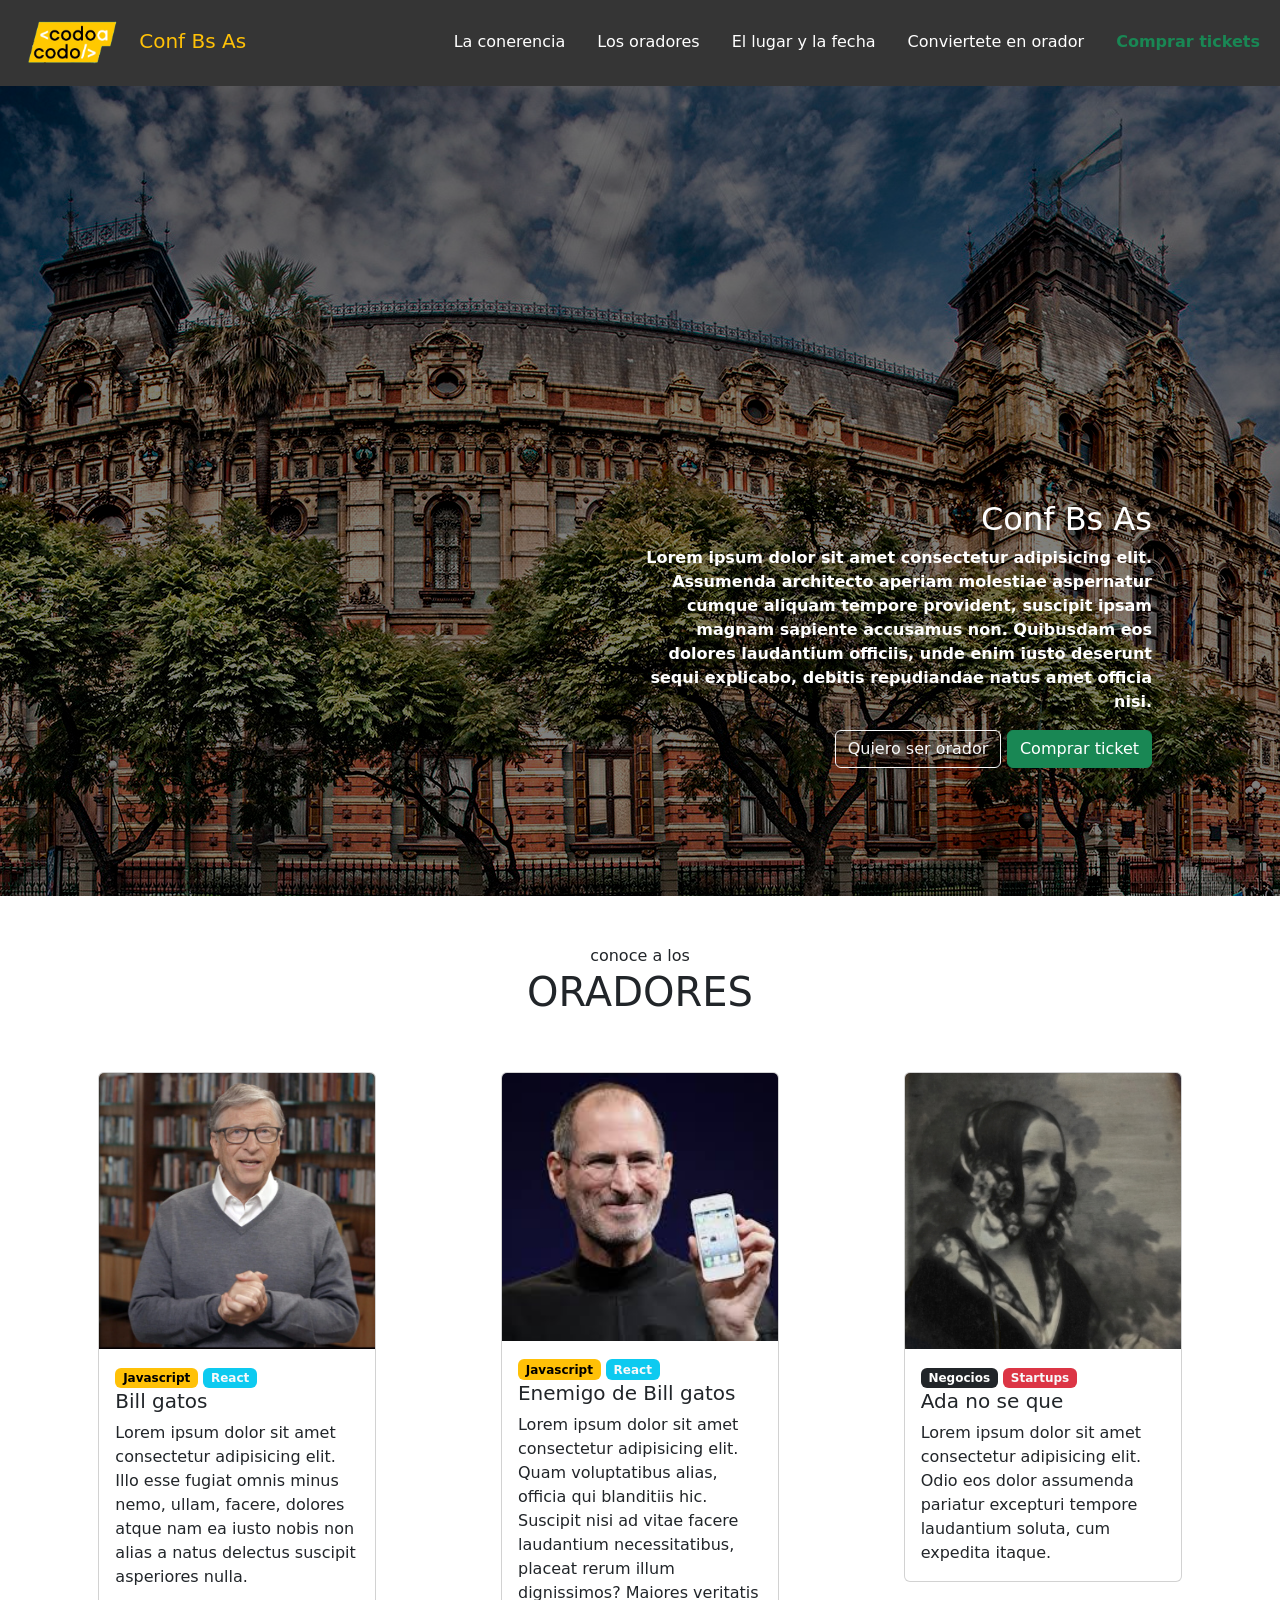
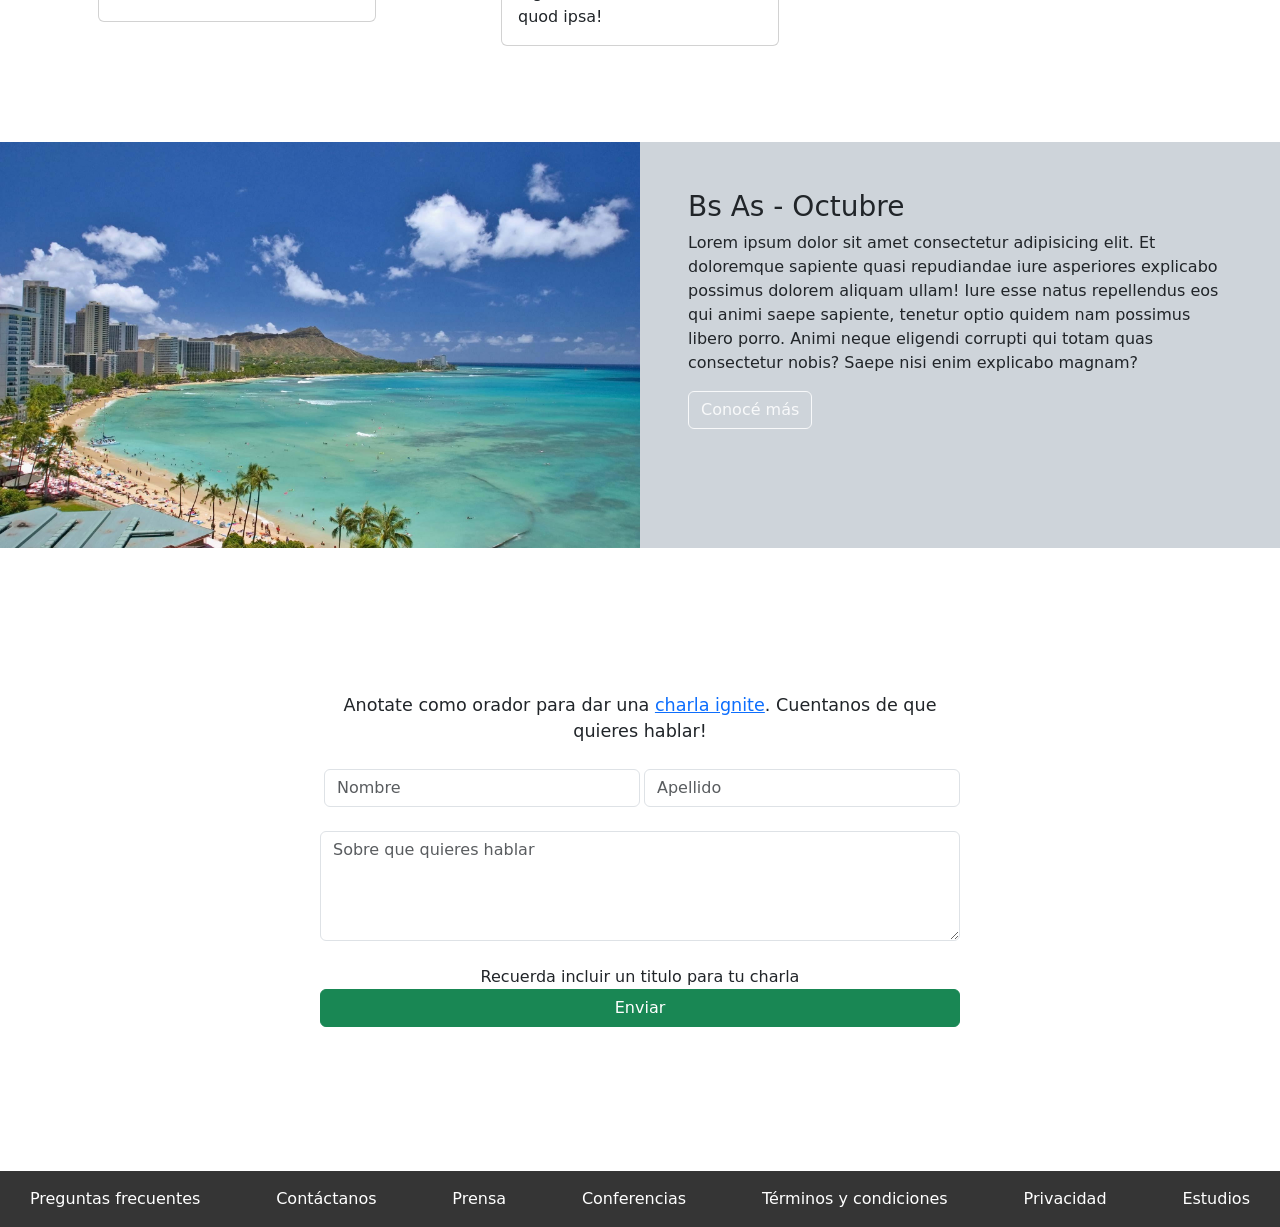
<file: src/main/webapp/index.html>
<!DOCTYPE html>
<html lang="en">

<head>
    <meta charset="UTF-8">
    <meta http-equiv="X-UA-Compatible" content="IE=edge">
    <meta name="viewport" content="width=device-width, initial-scale=1.0">
    <link rel="stylesheet" href="style.css">
    <link href="https://cdn.jsdelivr.net/npm/bootstrap@5.3.0-alpha3/dist/css/bootstrap.min.css" rel="stylesheet"
        integrity="sha384-KK94CHFLLe+nY2dmCWGMq91rCGa5gtU4mk92HdvYe+M/SXH301p5ILy+dN9+nJOZ" crossorigin="anonymous">
    <link rel="stylesheet" href="https://cdn.jsdelivr.net/npm/bootstrap-icons@1.10.5/font/bootstrap-icons.css">
    <link rel="shortcut icon" href="./assets/img/codoacodo.png" type="image/x-icon">
    <title>Bs As Conferencia</title>
</head>

<body>
    <nav class="navbar  navbar-expand-lg bg-color">
        <div class="container-fluid">
            <a class="nav-brand text-decoration-none text-warning">
                <img id="homeInterfaz" height="70" style="cursor: pointer;" src="./assets/img/codoacodo.png"
                    alt="codoacodo">
                <span class="fs-5">Conf Bs As</span>
            </a>
            <button class="navbar-toggler" type="button" data-bs-toggle="collapse" data-bs-target="#navbarNav"
                aria-controls="navbarNav" aria-expanded="false" aria-label="Toggle navigation">
                <span class="navbar-toggler-icon"></span>
            </button>
            <div class="collapse navbar-collapse justify-content-end" id="navbarNav">
                <ul class="navbar-nav nav-underline text-center">
                    <li class="nav-item">
                        <a class="nav-link text-white" aria-current="page" href="#">La conerencia</a>
                    </li>
                    <li class="nav-item">
                        <a class="nav-link text-white" href="#">Los oradores</a>
                    </li>
                    <li class="nav-item ">
                        <a class="nav-link text-white" href="#">El lugar y la fecha</a>
                    </li>
                    <li class="nav-item">
                        <a class="nav-link text-white" href="#">Conviertete en orador</a>
                    </li>
                    <li class="nav-item">
                        <a id="ticketInterfaz" class="nav-link text-success fw-bold" href="#">Comprar tickets</a>
                    </li>
                </ul>
            </div>
        </div>
    </nav>
    <header>
        <section class="header d-flex justify-content-center justify-content-lg-end align-items-end position-relative" >
            <div id="carouselExampleSlidesOnly" class="carousel carousel-dark slide opacity-50 w-100" style="height: 90vh"
            data-bs-ride="carousel">
            <div class="carousel-inner w-100 h-100">
                <div class="carousel-item active">
                    <img src="./assets/img/ba1.jpg" alt="catedra">
                </div>
                <div class="carousel-item">
                    <img src="./assets/img/ba2.jpg" alt="restaurante">
                </div>
                <div class="carousel-item">
                    <img src="./assets/img/ba3.jpg" alt="obelisco">
                </div>
            </div>
        </div>
        <div class="position-absolute header-card fw-bold">
            <h5 class="fs-2">Conf Bs As</h5>
            <p>Lorem ipsum dolor sit amet consectetur adipisicing elit. Assumenda architecto aperiam molestiae
                aspernatur cumque aliquam tempore provident, suscipit ipsam magnam sapiente accusamus non. Quibusdam eos
                dolores laudantium officiis, unde enim iusto deserunt sequi explicabo, debitis repudiandae natus amet
                officia nisi.</p>
            <div>
                <button type="button" class="btn btn-outline-light">Quiero ser orador</button>
                <button type="button" class="btn btn-success" onClick="interfazTicket()">Comprar ticket</button>
            </div>
        </div>
        </section>
    </header>
    <main>
        <article>
            <div class="article-cards d-flex flex-column align-items-center p-5">
                <div class="text-center">
                    conoce a los
                    <h3 class="fs-1">ORADORES</h3>
                </div>
                <div class="row row-cols-1 row-cols-sm-2 row-cols-lg-4 d-flex justify-content-around">
                    <div class="col-10 col-md-5 col-lg my-2 my-md-5">
                        <div class="card">
                            <img class="card-img-top" src="./assets/img/bill.jpg" alt="el maldito Bill Gatos">
                            <div class="card-body">
                                <span class="badge text-bg-warning">Javascript</span>
                                <span class="badge text-light text-bg-info">React</span>
                                <h5 class="card-title">Bill gatos</h5>
                                <p class="card-text">Lorem ipsum dolor sit amet consectetur adipisicing elit. Illo esse
                                    fugiat omnis minus nemo, ullam, facere, dolores atque nam ea iusto nobis non alias a
                                    natus delectus suscipit asperiores nulla.
                                    <p />
                            </div>
                        </div>
                    </div>
                    <div class="col-10 col-md-5 col-lg my-2 my-md-5">
                        <div class="card">
                            <img class="card-img-top" src="./assets/img/steve.jpg" alt="el maldito Bill Gatos">
                            <div class="card-body">
                                <span class="badge text-bg-warning">Javascript</span>
                                <span class="badge text-light text-bg-info">React</span>
                                <h5 class="card-title">Enemigo de Bill gatos</h5>
                                <p class="card-text">Lorem ipsum dolor sit amet consectetur adipisicing elit. Quam
                                    voluptatibus alias, officia qui blanditiis hic. Suscipit nisi ad vitae facere
                                    laudantium
                                    necessitatibus, placeat rerum illum dignissimos? Maiores veritatis quod ipsa!</p>
                            </div>
                        </div>
                    </div>
                    <div class="col-10 col-md-5 col-lg my-2 my-md-5">
                        <div class="card">
                            <img class="card-img-top" src="./assets/img/ada.jpeg" alt="el maldito Bill Gatos">
                            <div class="card-body">
                                <span class="badge text-bg-dark">Negocios</span>
                                <span class="badge text-light text-bg-danger">Startups</span>
                                <h5 class="card-title">Ada no se que</h5>
                                <p class="card-text">Lorem ipsum dolor sit amet consectetur adipisicing elit. Odio eos
                                    dolor
                                    assumenda pariatur excepturi tempore laudantium soluta, cum expedita itaque.</p>
                            </div>
                        </div>
                    </div>
                </div>
            </div>
        </article>
        <aside>
            <section class="d-flex flex-wrap">
                <img class="banner col-12 col-lg-6" src="./assets/img/honolulu.jpg" alt="hawai">
                <div class="container-fluid col-12 col-lg-6 p-2 p-md-4 p-lg-5 bg-dark-subtle banner">
                    <h5 class="fs-3">Bs As - Octubre</h5>
                    <p class="banner-content">Lorem ipsum dolor sit amet consectetur adipisicing elit. Et
                        doloremque sapiente quasi repudiandae
                        iure asperiores explicabo possimus dolorem aliquam ullam! Iure esse natus repellendus eos qui
                        animi saepe sapiente, tenetur optio quidem nam possimus libero porro. Animi neque eligendi
                        corrupti qui totam quas consectetur nobis? Saepe nisi enim explicabo magnam?</p>
                    <button class="btn btn-outline-light">Conocé más</button>
                </div>
            </section>
        </aside>
    </main>
    <footer class="d-flex flex-column justify-content-between">
        <article id="footerForm" class="h-100 my-5 py-5">
            <section class="d-flex my-5 flex-fill">
                <div class="col-0 col-md-3 "></div>
                <div class="col-12 col-md-6 px-2 px-sm-5 px-md-0 d-flex flex-column justify-content-center">
                    <legend class="text-center mb-4">Anotate como orador para dar una <a href="#">charla ignite</a>.
                        Cuentanos de que quieres
                        hablar!</legend>
                    <form class="d-flex flex-column gap-4 ">
                        <div class="row-cols-12 row-cols-md d-md-flex gap-1 px-md-1">
                            <div class="col-md-6 pb-1 pb-md-0">
                                <input type="text" placeholder="Nombre" class="form-control">
                            </div>
                            <div class="col-md-6 pt-1 pt-md-0">
                                <input type="text" placeholder="Apellido" class="form-control">
                            </div>
                        </div>
                        <div class="row-cols-12 row-cols-md">
                            <textarea class="form-control" rows="4" type="text"
                                placeholder="Sobre que quieres hablar"></textarea>
                        </div>
                        <div class="row-cols-12 row-cols-md text-center">
                            <label class="col-12 col-md" for="form-label">Recuerda incluir un titulo para tu
                                charla</label>
                            <button class="col-12 col-md btn btn-success">Enviar</button>
                        </div>
                    </form>
                </div>
                <div class="col-0 col-md-3"></div>
            </section>
        </article>
        <section class="container-fluid p-0 py-3 bg-color ">
            <ul class="links-info d-flex flex-wrap gap-3 justify-content-center justify-content-md-around m-0 p-0">
                <li><a href="#">Preguntas frecuentes</a></li>
                <li><a href="#">Contáctanos</a></li>
                <li><a href="#">Prensa</a></li>
                <li><a href="#">Conferencias</a></li>
                <li><a href="#">Términos y condiciones</a></li>
                <li><a href="#">Privacidad</a></li>
                <li><a href="#">Estudios</a></li>
            </ul>
        </section>
    </footer>
    <script src="https://cdn.jsdelivr.net/npm/bootstrap@5.3.0-alpha3/dist/js/bootstrap.bundle.min.js"
        integrity="sha384-ENjdO4Dr2bkBIFxQpeoTz1HIcje39Wm4jDKdf19U8gI4ddQ3GYNS7NTKfAdVQSZe"
        crossorigin="anonymous"></script>
        <script src="./js/services/ticketService.js"></script>
    <script src="./components/Form.js"></script>
    <script src="./components/CardInfo.js" ></script>
    <script src="./main.js"></script>
</body>

</html>
</file>
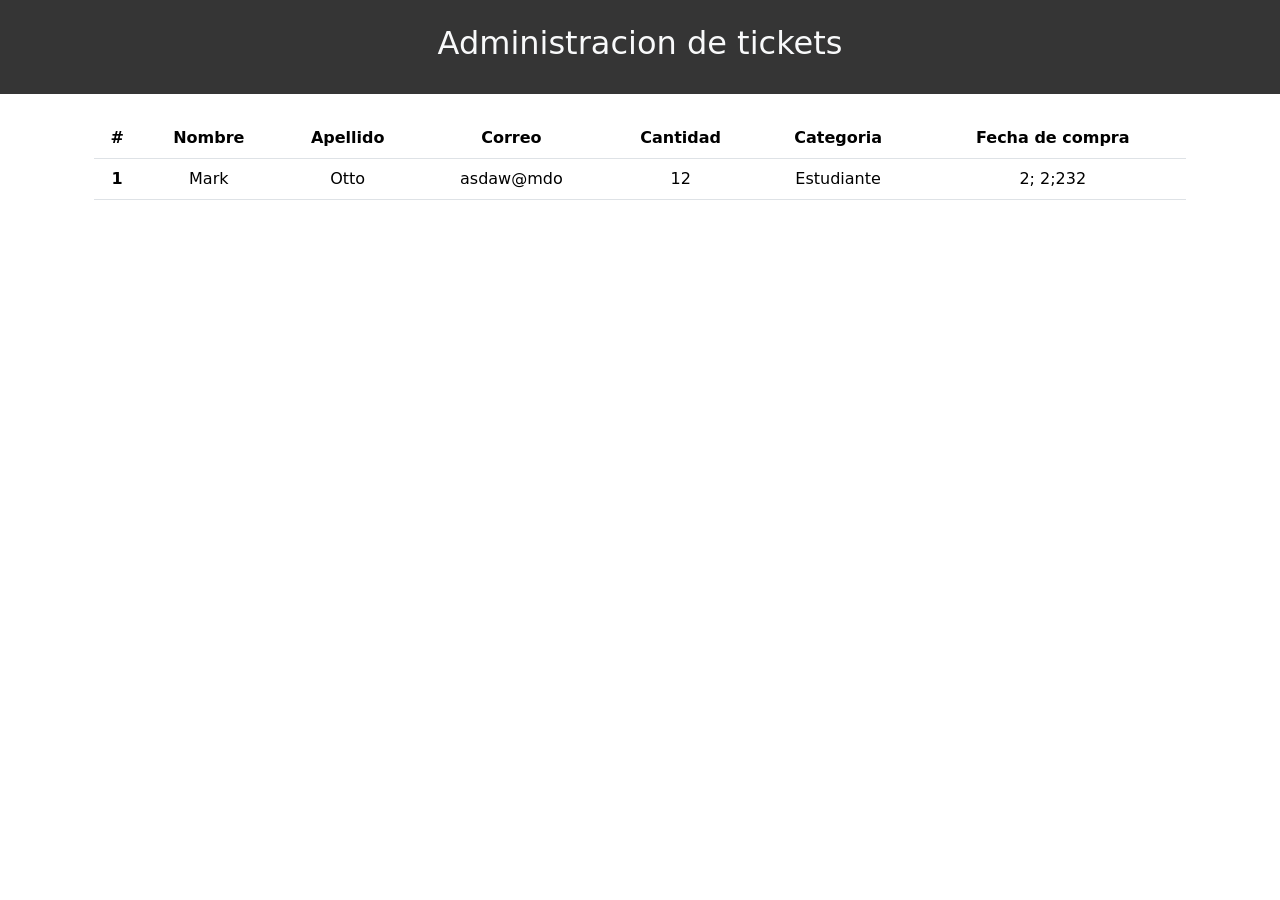
<file: src/main/webapp/views/ticket.html>
<!DOCTYPE html>
<html lang="en">

<head>
    <meta charset="UTF-8">
    <meta name="viewport" content="width=device-width, initial-scale=1.0">
    <link href="https://cdn.jsdelivr.net/npm/bootstrap@5.3.0-alpha3/dist/css/bootstrap.min.css" rel="stylesheet"
        integrity="sha384-KK94CHFLLe+nY2dmCWGMq91rCGa5gtU4mk92HdvYe+M/SXH301p5ILy+dN9+nJOZ" crossorigin="anonymous">
    <link rel="stylesheet" href="../style.css">
        <title>Document</title>
</head>

<body>
    <header>
        <article class="text-center p-4 bg-color ">
            <h2 class="text-light">Administracion de tickets</h2>
        </article>
    </header>
    <section>
        <article class="container-md p-4">
            <table class="table">
                <thead class="thead">
                    <tr class="text-center">
                        <th scope="col">#</th>
                        <th scope="col">Nombre</th>
                        <th scope="col">Apellido</th>
                        <th scope="col">Correo</th>
                        <th scope="col">Cantidad</th>
                        <th scope="col">Categoria</th>
                        <th scope="col">Fecha de compra</th>
                    </tr>
                </thead>
                <tbody>
                    <tr class="text-center">
                        <th scope="row">1</th>
                        <td>Mark</td>
                        <td>Otto</td>
                        <td>asdaw@mdo</td>
                        <td>12</td>
                        <td>Estudiante</td>
                        <td>2; 2;232</td>
                    </tr>
                </tbody>
            </table>
        </article>
    </section>


    <script src="https://cdn.jsdelivr.net/npm/bootstrap@5.3.0-alpha3/dist/js/bootstrap.bundle.min.js"
        integrity="sha384-ENjdO4Dr2bkBIFxQpeoTz1HIcje39Wm4jDKdf19U8gI4ddQ3GYNS7NTKfAdVQSZe"
        crossorigin="anonymous"></script>
        <script src="./../js/services/ticketService.js"></script>
</body>

</html>
</file>
<file: src/main/webapp/style.css>
main{
    min-height: 100%;
}
.bg-color {
    background-color:  #353535;
}

.header {
    background-color: black ;
    min-height: 90vh;
}

.hidden{
    display: none;
}

.header-card {
    max-width: 40%; 
    height: auto;
    color: white;
    text-align: end;
    margin: 10%;
    z-index: 100;
}

.article-cards{
    min-height: 50vh;
}

legend {
    font-size:  1.1rem !important;
}

.links-info{
    list-style: none;
}

.links-info a{
    text-decoration: none;
    color: white;
}
.section-container{
    min-height: calc(100vh - (86px + 56px));
}

.formContainer {
    width: 50vw;
}
#containDiscounts > div {
    transition: all 0.2s;
}
.card-info {
    position: absolute;
    text-align: center;
    border-radius: 8px;
    width: 340px;
    height: 400px;
    background-color: #fff;
    box-shadow: 3px 3px 10px #000;
    z-index: 100;
    top: calc(50vh - 200px );
    left: calc(50vw - 170px);
}
#containDiscounts>div:nth-child(1):hover{   
    background-color: #0d6efd;
}
#containDiscounts>div:nth-child(2):hover{   
    background-color: #198754;
}
#containDiscounts>div:nth-child(3):hover{   
    background-color: #ffc107;
}

@media  screen and (max-width: 992px){
    .header-card {
        font-size: 0.9rem;
        min-width: 95%;
        text-align: center;
        padding: 0 2%;
    }
}

@media screen and (max-width: 768px){
    .card-text{
        font-size: 0.8rem;
    }
    .card-title {
        font-size: 1rem;
    }
    legend{
        font-size: 1rem !important;
    }
    .formContainer{
        width: 90vw;
    }
    .section-container{
        height: auto;
    }
    .card-info{
        top: 100%;
    }
}
</file>
